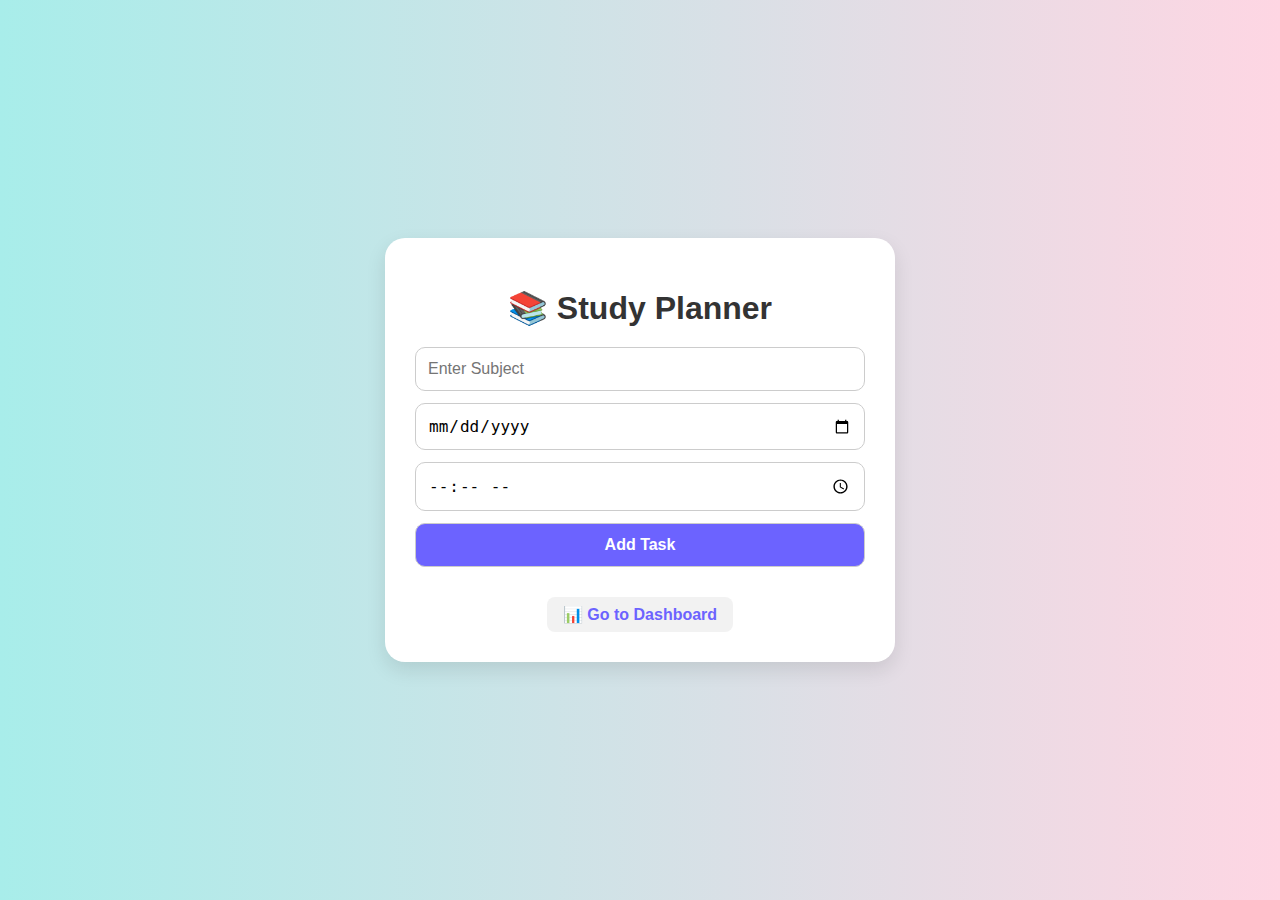
<file: index.html>
<!DOCTYPE html>
<html lang="en">
<head>
  <meta charset="UTF-8" />
  <meta name="viewport" content="width=device-width, initial-scale=1.0"/>
  <title>Study Planner</title>
  <link rel="stylesheet" href="style.css"/>
</head>
<body>
  <div class="container">
    <h1>📚 Study Planner</h1>
    
    <form id="taskForm">
      <input type="text" id="subject" placeholder="Enter Subject" required />
      <input type="date" id="date" required />
      <input type="time" id="time" required />
      <button type="submit">Add Task</button>
    </form>

    <ul id="taskList"></ul>

    <div style="text-align:center; margin-top: 20px;">
      <a href="dashboard.html" class="dashboard-link">📊 Go to Dashboard</a>
    </div>
  </div>

  <script src="script.js"></script>
</body>
</html>
</file>
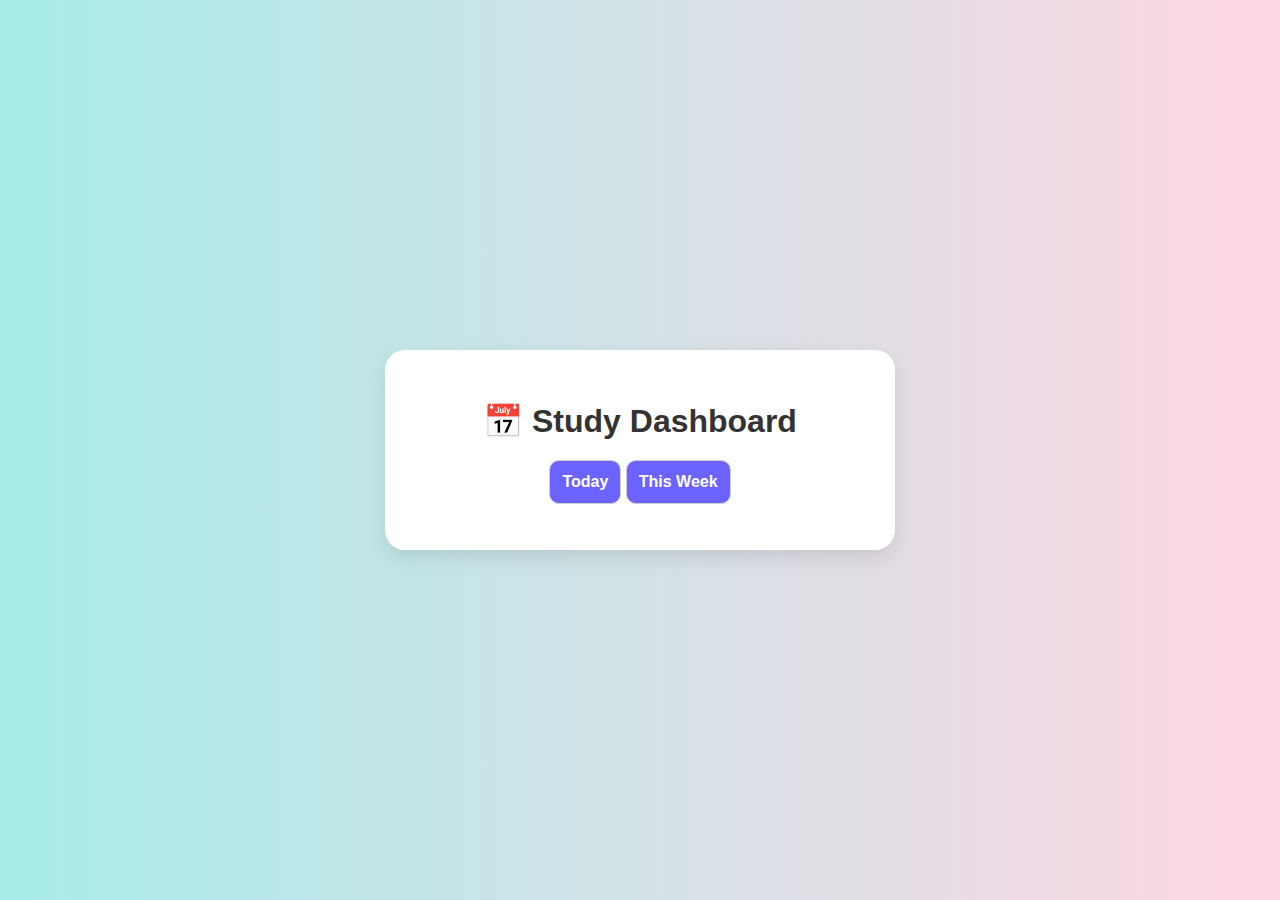
<file: dashboard.html>
<!DOCTYPE html>
<html lang="en">
<head>
  <meta charset="UTF-8" />
  <meta name="viewport" content="width=device-width, initial-scale=1.0"/>
  <title>Study Dashboard</title>
  <link rel="stylesheet" href="style.css"/>
</head>
<body>
  <div class="container">
    <h1>📅 Study Dashboard</h1>

    <div>
      <button onclick="showToday()">Today</button>
      <button onclick="showWeek()">This Week</button>
    </div>

    <ul id="dashboardTasks"></ul>
  </div>

  <script src="dashboard.js"></script>
</body>
</html>
</file>
<file: style.css>
body {
  font-family: 'Segoe UI', sans-serif;
  background: linear-gradient(to right, #a8edea, #fed6e3);
  margin: 0;
  padding: 0;
  display: flex;
  justify-content: center;
  align-items: center;
  min-height: 100vh;
}

.container {
  background-color: #fff;
  padding: 30px;
  border-radius: 20px;
  box-shadow: 0 8px 20px rgba(0, 0, 0, 0.1);
  width: 90%;
  max-width: 450px;
  text-align: center;
}

h1 {
  margin-bottom: 20px;
  color: #333;
}

form {
  display: flex;
  flex-direction: column;
  gap: 12px;
  margin-bottom: 20px;
}

input, button {
  padding: 12px;
  font-size: 1rem;
  border-radius: 10px;
  border: 1px solid #ccc;
  outline: none;
}

input:focus {
  border-color: #6c63ff;
}

button {
  background-color: #6c63ff;
  color: white;
  font-weight: bold;
  cursor: pointer;
  transition: background-color 0.3s ease;
}

button:hover {
  background-color: #4b42d6;
}

ul {
  list-style: none;
  padding: 0;
  margin-top: 10px;
}

li {
  background-color: #f0f8ff;
  padding: 10px;
  margin-bottom: 10px;
  border-radius: 10px;
  display: flex;
  justify-content: space-between;
  align-items: center;
}

li.done {
  background-color: #c8f7c5;
  text-decoration: line-through;
  color: #777;
}

.dashboard-link {
  display: inline-block;
  margin-top: 10px;
  text-decoration: none;
  color: #6c63ff;
  font-weight: bold;
  background-color: #f2f2f2;
  padding: 8px 16px;
  border-radius: 8px;
  transition: background-color 0.3s ease;
}

.dashboard-link:hover {
  background-color: #e0e0ff;
}
</file>
